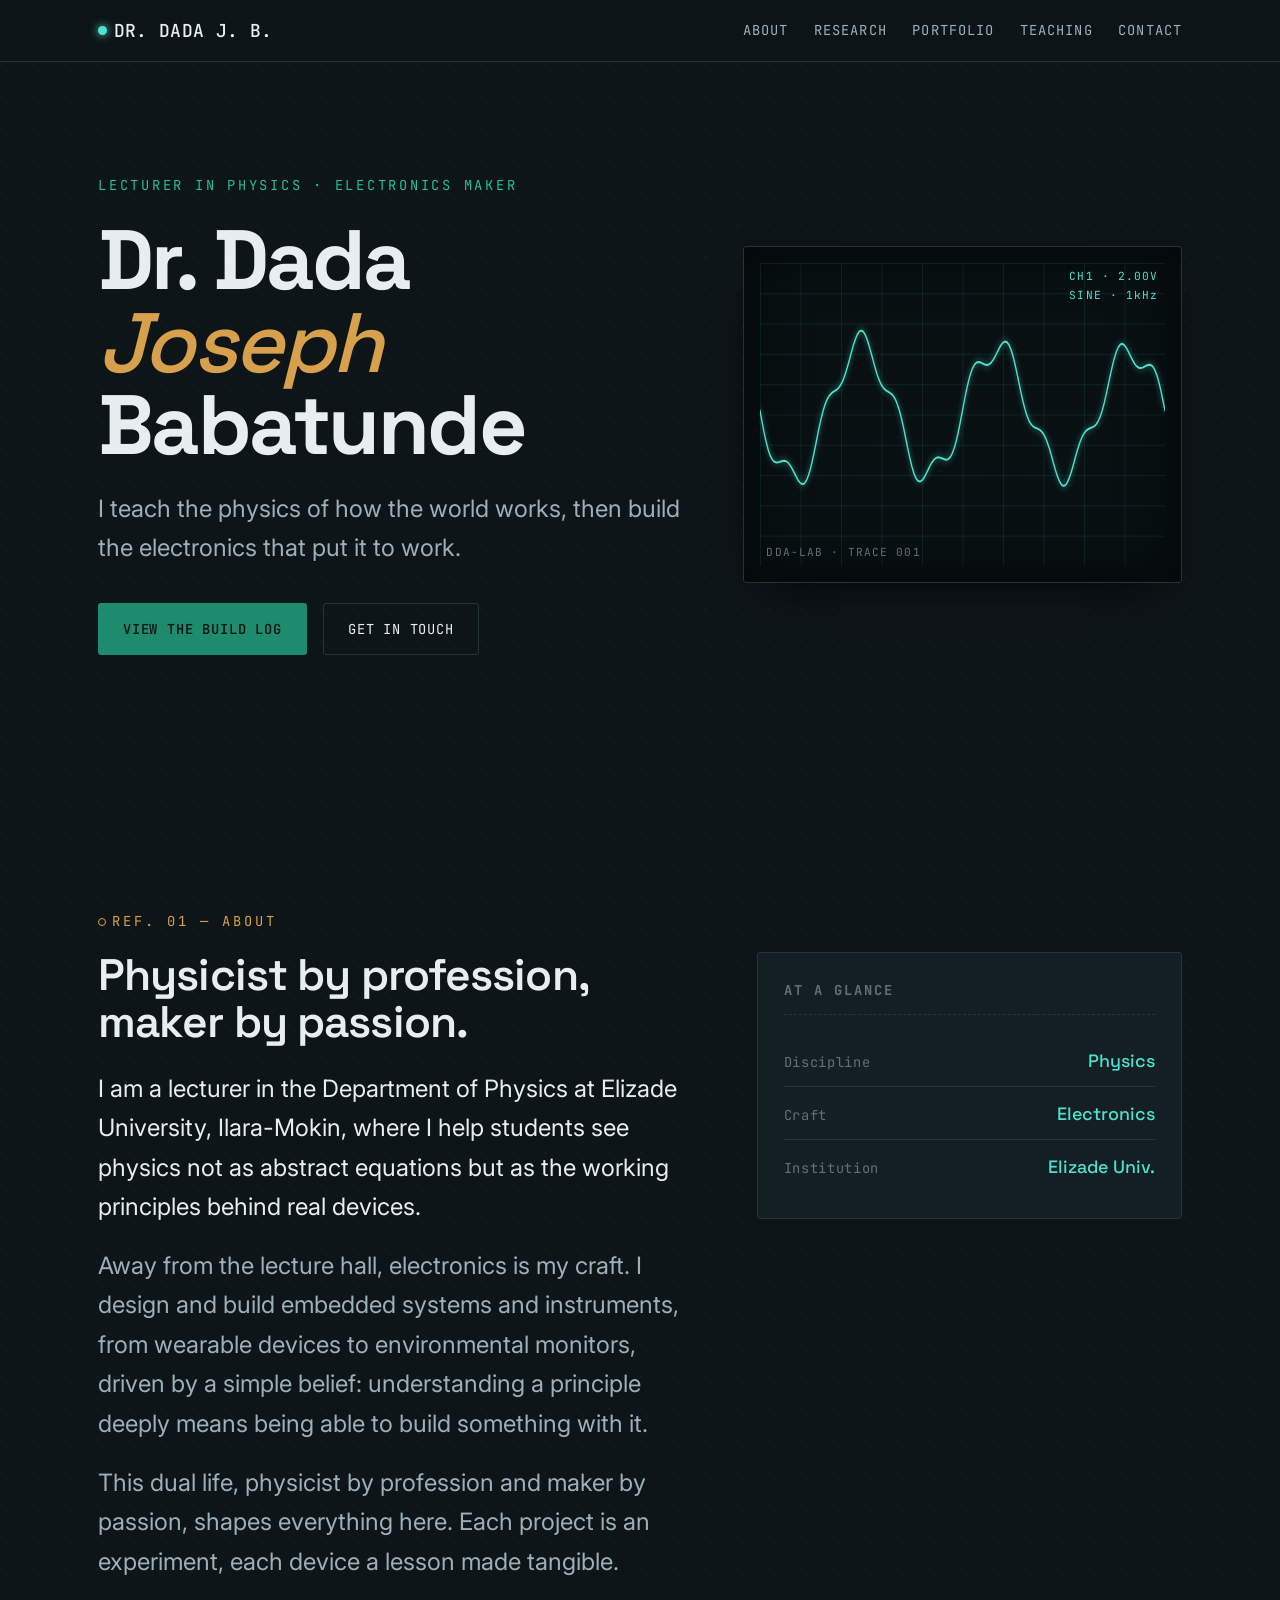
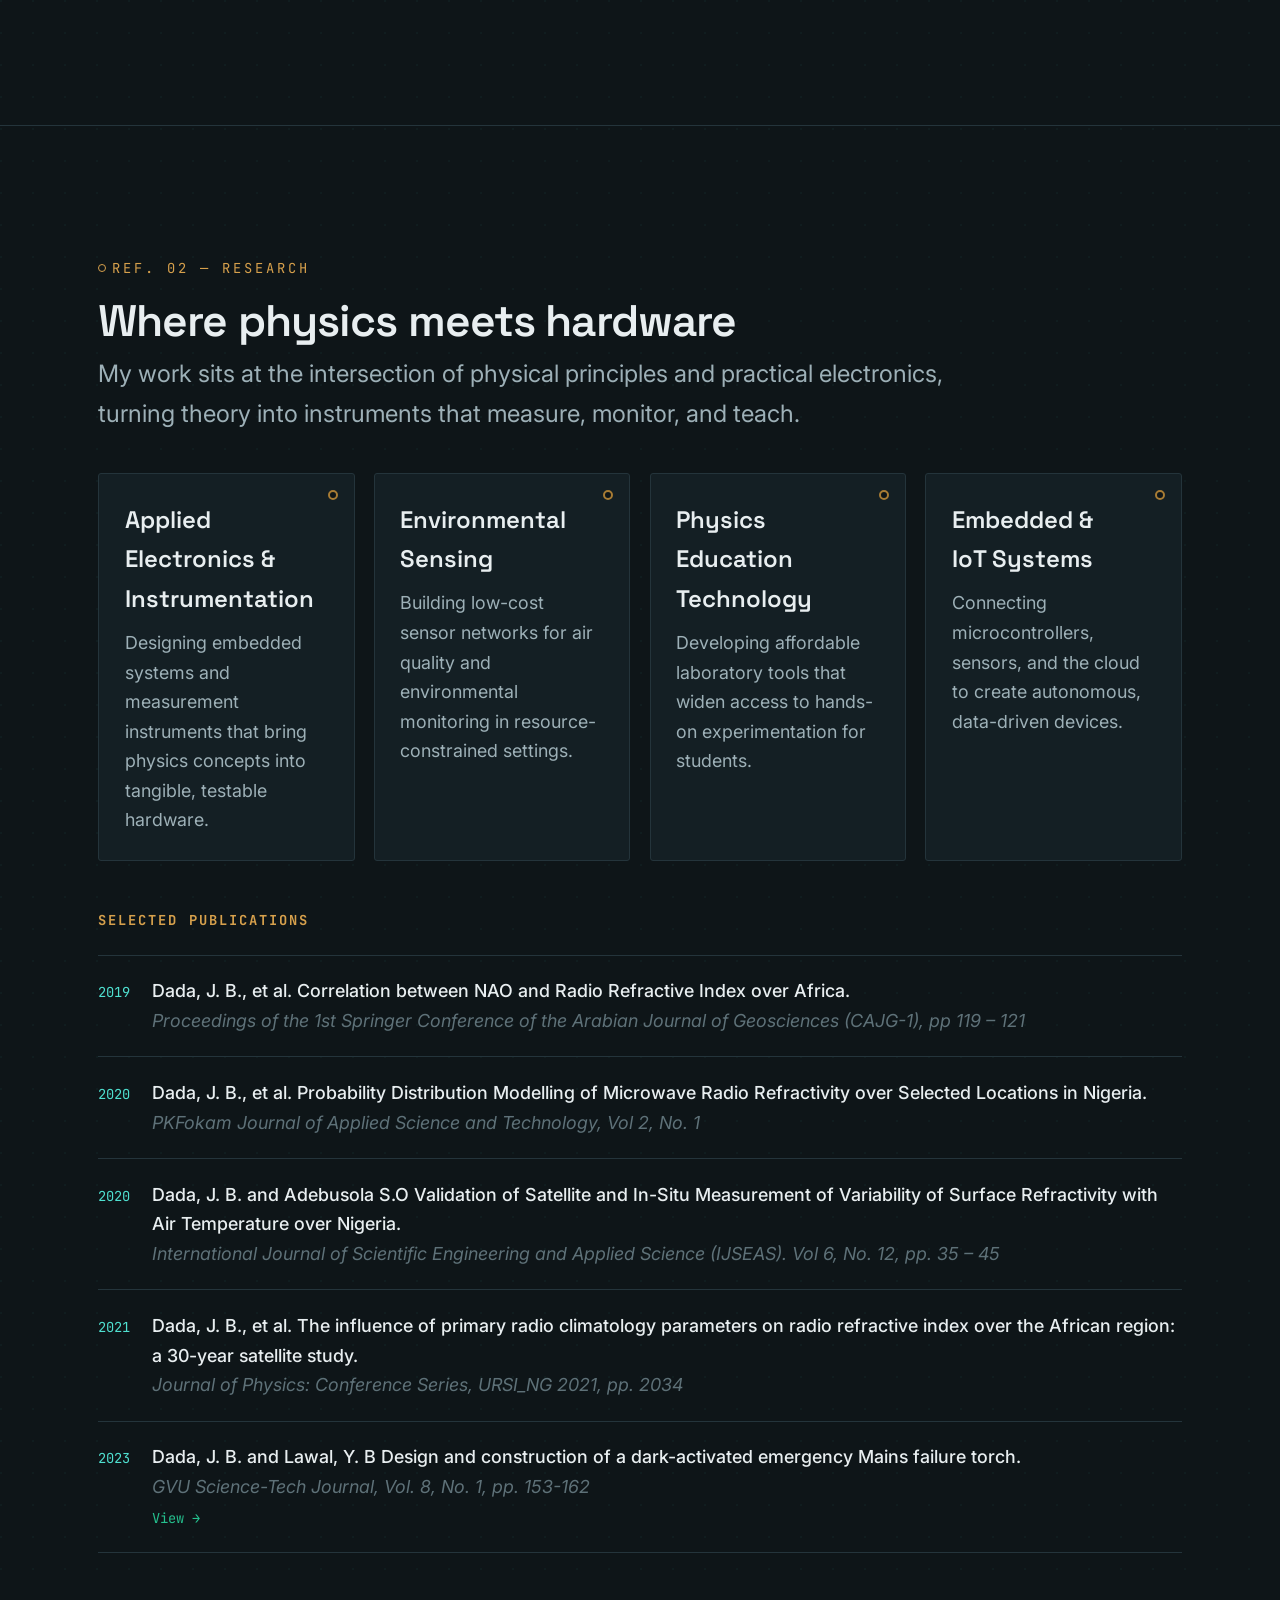
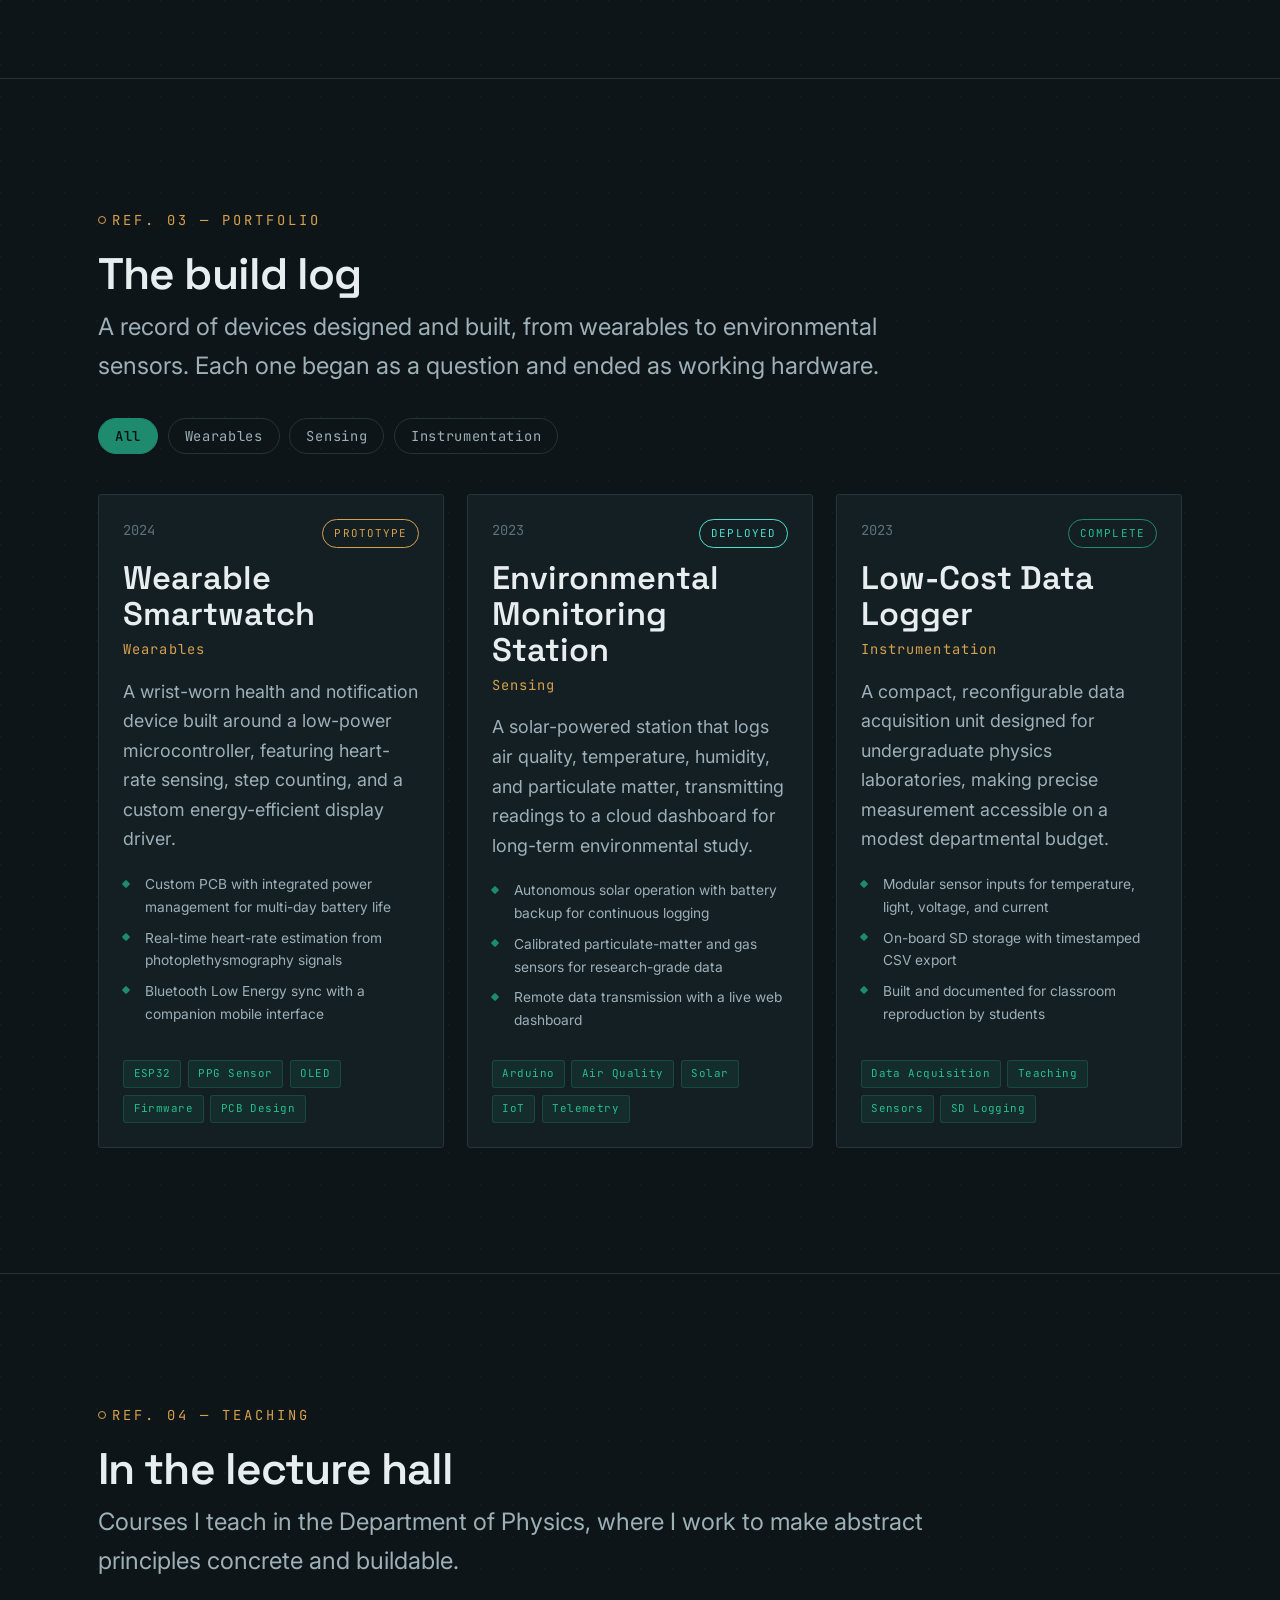
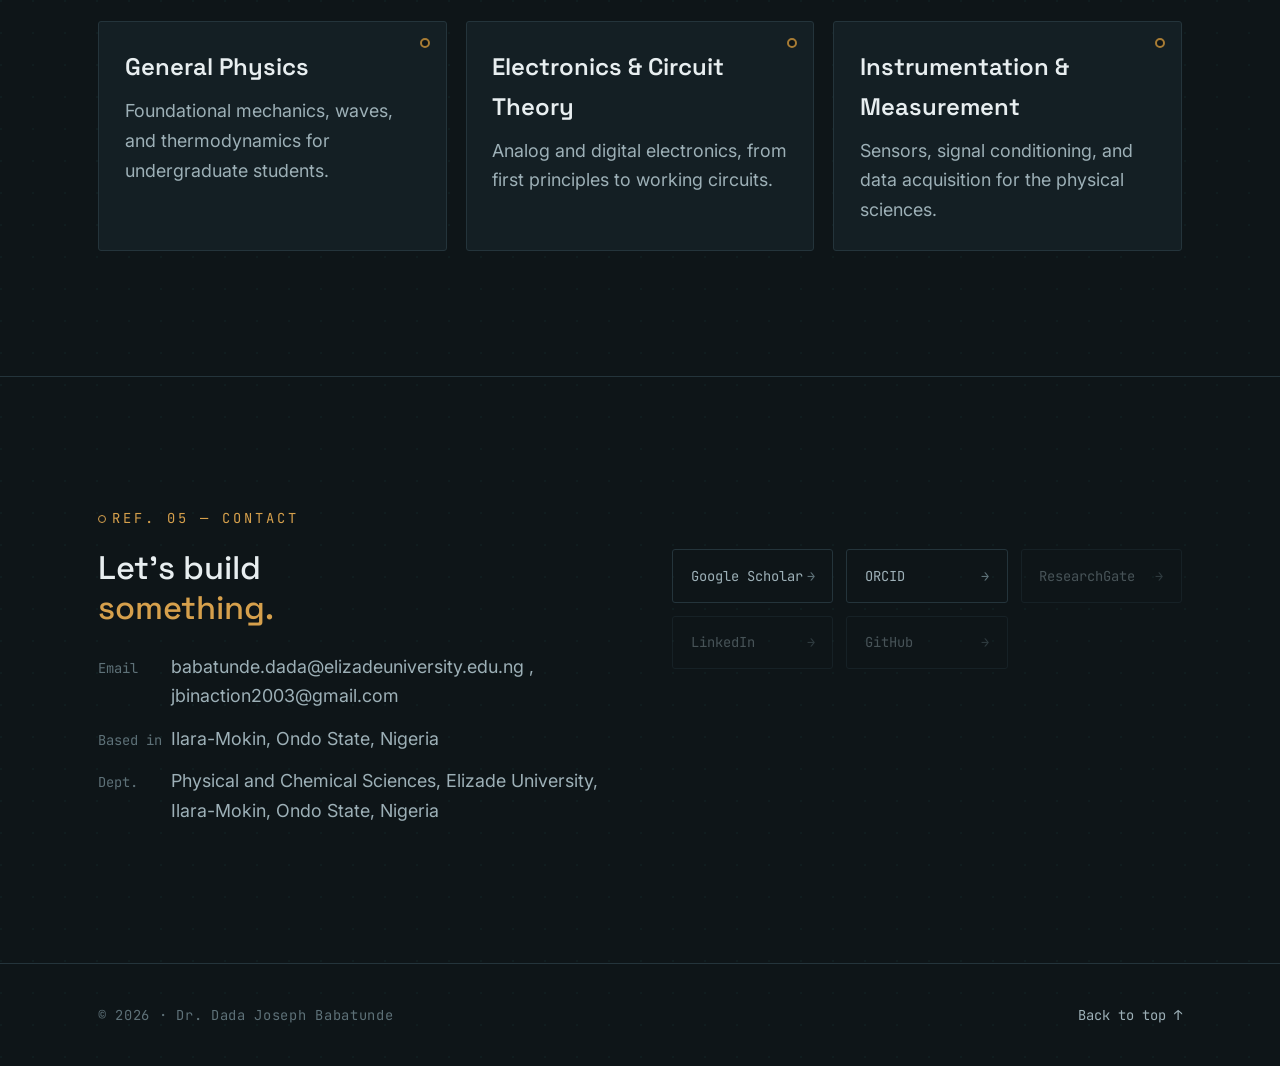
<file: index.html>
<!DOCTYPE html>
<html lang="en">
<head>
  <meta charset="UTF-8" />
  <meta name="viewport" content="width=device-width, initial-scale=1.0" />
  <title>Dr. Dada Joseph Babatunde — Physics &amp; Electronics</title>
  <meta name="description" content="Dr. Dada Joseph Babatunde — lecturer in physics at Elizade University and electronics maker. Research, teaching, and a portfolio of built devices." />

  <!-- Open Graph -->
  <meta property="og:title" content="Dr. Dada Joseph Babatunde — Physics & Electronics" />
  <meta property="og:description" content="Physicist by profession, electronics maker by passion. Wearables, environmental monitors, and instrumentation." />
  <meta property="og:type" content="website" />

  <!-- Fonts -->
  <link rel="preconnect" href="https://fonts.googleapis.com" />
  <link rel="preconnect" href="https://fonts.gstatic.com" crossorigin />
  <link href="https://fonts.googleapis.com/css2?family=Space+Grotesk:wght@400;500;600;700&family=Inter:wght@400;500;600&family=JetBrains+Mono:wght@400;500&display=swap" rel="stylesheet" />

  <link rel="stylesheet" href="css/style.css" />
</head>
<body>

  <!-- ============ NAV ============ -->
  <header class="nav">
    <div class="wrap nav-inner">
      <a class="brand" href="#top"><span class="dot" aria-hidden="true"></span>DR. DADA J. B.</a>
      <button class="nav-toggle" aria-label="Toggle menu" aria-expanded="false">
        <svg width="26" height="26" viewBox="0 0 24 24" fill="none" stroke="currentColor" stroke-width="2"><line x1="3" y1="7" x2="21" y2="7"/><line x1="3" y1="12" x2="21" y2="12"/><line x1="3" y1="17" x2="21" y2="17"/></svg>
      </button>
      <nav class="nav-links" aria-label="Primary">
        <a href="#about">About</a>
        <a href="#research">Research</a>
        <a href="#portfolio">Portfolio</a>
        <a href="#teaching">Teaching</a>
        <a href="#contact">Contact</a>
      </nav>
    </div>
  </header>

  <main id="top">

    <!-- ============ HERO ============ -->
    <section class="hero wrap">
      <div class="hero-grid">
        <div class="hero-copy">
          <p class="hero-eyebrow" data-bind="role">Lecturer in Physics · Electronics Maker</p>
          <h1>Dr. Dada <span class="accent">Joseph</span> Babatunde</h1>
          <p class="hero-tag" data-bind="tagline">I teach the physics of how the world works, then build the electronics that put it to work.</p>
          <div class="hero-cta">
            <a class="btn btn-primary" href="#portfolio">View the build log</a>
            <a class="btn btn-ghost" href="#contact">Get in touch</a>
          </div>
        </div>

        <!-- Signature element: oscilloscope -->
        <div class="scope" role="img" aria-label="Oscilloscope tracing a damped waveform">
          <div class="scope-readout">CH1 · 2.00V<br/>SINE · 1kHz</div>
          <svg viewBox="0 0 600 300" preserveAspectRatio="none">
            <path class="wave-path" d="" />
          </svg>
          <div class="scope-label">DDA-LAB · TRACE 001</div>
        </div>
      </div>
    </section>

    <!-- ============ ABOUT ============ -->
    <section class="section" id="about">
      <div class="wrap">
        <p class="ref reveal">Ref. 01 — About</p>
        <div class="about-grid">
          <div class="about-body reveal">
            <h2 class="section-title">Physicist by profession,<br/>maker by passion.</h2>
            <div data-bind="about" style="margin-top:1.5rem">
              <!-- filled from profile.json -->
            </div>
          </div>
          <aside class="spec-card reveal">
            <h3>At a glance</h3>
            <div data-bind="stats">
              <!-- filled from profile.json -->
            </div>
          </aside>
        </div>
      </div>
    </section>

    <!-- ============ RESEARCH ============ -->
    <section class="section" id="research">
      <div class="wrap">
        <p class="ref reveal">Ref. 02 — Research</p>
        <h2 class="section-title reveal">Where physics meets hardware</h2>
        <p class="section-intro reveal">My work sits at the intersection of physical principles and practical electronics, turning theory into instruments that measure, monitor, and teach.</p>

        <div class="interest-grid reveal" data-bind="interests">
          <!-- filled from research.json -->
        </div>

        <div class="pub-list reveal">
          <h3>Selected Publications</h3>
          <div data-bind="publications">
            <!-- filled from research.json -->
          </div>
        </div>
      </div>
    </section>

    <!-- ============ PORTFOLIO ============ -->
    <section class="section" id="portfolio">
      <div class="wrap">
        <p class="ref reveal">Ref. 03 — Portfolio</p>
        <h2 class="section-title reveal">The build log</h2>
        <p class="section-intro reveal">A record of devices designed and built, from wearables to environmental sensors. Each one began as a question and ended as working hardware.</p>

        <div class="filters reveal" data-bind="filters" role="group" aria-label="Filter projects by category">
          <!-- filter buttons injected here -->
        </div>

        <div class="project-grid reveal" data-bind="projects">
          <!-- project cards injected from projects.json -->
        </div>
      </div>
    </section>

    <!-- ============ TEACHING ============ -->
    <section class="section" id="teaching">
      <div class="wrap">
        <p class="ref reveal">Ref. 04 — Teaching</p>
        <h2 class="section-title reveal">In the lecture hall</h2>
        <p class="section-intro reveal">Courses I teach in the Department of Physics, where I work to make abstract principles concrete and buildable.</p>
        <div class="interest-grid reveal" data-bind="teaching" style="margin-top:2.5rem">
          <!-- filled from profile.json -->
        </div>
      </div>
    </section>

    <!-- ============ CONTACT ============ -->
    <section class="section" id="contact">
      <div class="wrap">
        <p class="ref reveal">Ref. 05 — Contact</p>
        <div class="contact-grid">
          <div class="reveal">
            <p class="contact-lead">Let's build<br/><span class="accent">something.</span></p>
            <div class="contact-detail">
              <span class="k">Email</span>
              <a data-bind="email" href="#">your.email@elizadeuniversity.edu.ng</a>
            </div>
            <div class="contact-detail">
              <span class="k">Based in</span>
              <span data-bind="location">Ilara-Mokin, Ondo State, Nigeria</span>
            </div>
            <div class="contact-detail">
              <span class="k">Dept.</span>
              <span data-bind="institution">Elizade University</span>
            </div>
          </div>
          <div class="reveal">
            <div class="link-grid" data-bind="links">
              <!-- link chips from profile.json -->
            </div>
          </div>
        </div>
      </div>
    </section>

  </main>

  <!-- ============ FOOTER ============ -->
  <footer class="footer">
    <div class="wrap footer-inner">
      <p>&copy; <span data-bind="year">2025</span> · <span data-bind="footer-name">Dr. Dada Joseph Babatunde</span></p>
      <a class="top-link" href="#top">Back to top &uarr;</a>
    </div>
  </footer>

  <script src="js/main.js"></script>
</body>
</html>
</file>
<file: css/style.css>
/* ============================================================
   Dr. Dada Joseph Babatunde — personal site
   Design: "Instrument Panel" — PCB graphite, solder-mask teal,
   copper trace gold, phosphor-cyan live signal.
   ============================================================ */

/* ---- Design tokens ---- */
:root {
  /* Palette */
  --pcb:        #0E1518;   /* deep graphite substrate (bg) */
  --pcb-raised: #141F24;   /* raised panel */
  --pcb-line:   #24343B;   /* trace / hairline */
  --mask:       #1E8A6E;   /* solder-mask teal-green */
  --mask-bright:#25C08E;   /* brighter mask for hovers */
  --copper:     #D6A04C;   /* copper / gold trace accent */
  --copper-dim: #A87C34;
  --phosphor:   #4FE0D0;   /* phosphor cyan — the live signal */
  --ink:        #E8EEF0;   /* primary text */
  --ink-soft:   #9DB0B7;   /* secondary text */
  --ink-faint:  #5E7178;   /* captions, silkscreen labels */
  --danger:     #E0664F;

  /* Type */
  --display: "Space Grotesk", system-ui, sans-serif;
  --body:    "Inter", system-ui, sans-serif;
  --mono:    "JetBrains Mono", "SFMono-Regular", monospace;

  /* Scale */
  --step--1: clamp(0.78rem, 0.75rem + 0.14vw, 0.86rem);
  --step-0:  clamp(1rem, 0.96rem + 0.2vw, 1.12rem);
  --step-1:  clamp(1.25rem, 1.16rem + 0.42vw, 1.5rem);
  --step-2:  clamp(1.56rem, 1.4rem + 0.8vw, 2.1rem);
  --step-3:  clamp(1.95rem, 1.68rem + 1.35vw, 3rem);
  --step-4:  clamp(2.44rem, 1.99rem + 2.24vw, 4.2rem);
  --step-5:  clamp(3.05rem, 2.3rem + 3.7vw, 5.8rem);

  /* Space */
  --gap: clamp(1rem, 0.8rem + 1vw, 1.5rem);
  --section-y: clamp(4rem, 3rem + 6vw, 8rem);
  --maxw: 1180px;
  --radius: 3px;
}

/* ---- Reset ---- */
*, *::before, *::after { box-sizing: border-box; margin: 0; padding: 0; }
html { scroll-behavior: smooth; -webkit-text-size-adjust: 100%; }
body {
  font-family: var(--body);
  font-size: var(--step-0);
  line-height: 1.65;
  color: var(--ink);
  background: var(--pcb);
  background-image:
    radial-gradient(circle at 1px 1px, rgba(79,224,208,0.04) 1px, transparent 0);
  background-size: 32px 32px;
  overflow-x: hidden;
}
img { max-width: 100%; display: block; }
a { color: inherit; text-decoration: none; }
ul { list-style: none; }

/* ---- Layout helpers ---- */
.wrap { width: 100%; max-width: var(--maxw); margin-inline: auto; padding-inline: clamp(1.2rem, 5vw, 3rem); }
.section { padding-block: var(--section-y); position: relative; }
.section + .section { border-top: 1px solid var(--pcb-line); }

/* Silkscreen-style section label (component reference) */
.ref {
  font-family: var(--mono);
  font-size: var(--step--1);
  letter-spacing: 0.22em;
  text-transform: uppercase;
  color: var(--copper);
  display: inline-flex;
  align-items: center;
  gap: 0.7ch;
  margin-bottom: 1.2rem;
}
.ref::before {
  content: "";
  width: 8px; height: 8px;
  border-radius: 50%;
  border: 1.5px solid var(--copper);
  background: transparent;
  flex: none;
}

.section-title {
  font-family: var(--display);
  font-weight: 600;
  font-size: var(--step-3);
  line-height: 1.05;
  letter-spacing: -0.02em;
  margin-bottom: 0.6rem;
}
.section-intro {
  color: var(--ink-soft);
  max-width: 58ch;
  font-size: var(--step-1);
}

/* ============================================================
   NAV
   ============================================================ */
.nav {
  position: sticky; top: 0; z-index: 50;
  backdrop-filter: blur(10px);
  background: rgba(14,21,24,0.8);
  border-bottom: 1px solid var(--pcb-line);
}
.nav-inner {
  display: flex; align-items: center; justify-content: space-between;
  padding-block: 0.9rem;
}
.brand {
  font-family: var(--mono);
  font-weight: 500;
  font-size: var(--step-0);
  letter-spacing: 0.02em;
  display: flex; align-items: center; gap: 0.6ch;
}
.brand .dot {
  width: 9px; height: 9px; border-radius: 50%;
  background: var(--phosphor);
  box-shadow: 0 0 8px var(--phosphor);
  animation: pulse 2.4s ease-in-out infinite;
}
@keyframes pulse { 0%,100%{opacity:1} 50%{opacity:0.35} }

.nav-links { display: flex; gap: 1.6rem; }
.nav-links a {
  font-family: var(--mono);
  font-size: var(--step--1);
  letter-spacing: 0.08em;
  text-transform: uppercase;
  color: var(--ink-soft);
  transition: color 0.2s;
  position: relative;
  padding-block: 0.3rem;
}
.nav-links a:hover, .nav-links a:focus-visible { color: var(--phosphor); }
.nav-toggle { display: none; background: none; border: 0; color: var(--ink); cursor: pointer; padding: 0.4rem; }

/* ============================================================
   HERO — oscilloscope
   ============================================================ */
.hero { position: relative; padding-block: clamp(3rem, 2rem + 8vw, 7rem) var(--section-y); overflow: hidden; }
.hero-grid {
  display: grid;
  grid-template-columns: 1.15fr 0.85fr;
  gap: clamp(2rem, 4vw, 4rem);
  align-items: center;
}
.hero-eyebrow {
  font-family: var(--mono);
  font-size: var(--step--1);
  letter-spacing: 0.2em;
  text-transform: uppercase;
  color: var(--mask-bright);
  margin-bottom: 1.4rem;
}
.hero h1 {
  font-family: var(--display);
  font-weight: 700;
  font-size: var(--step-5);
  line-height: 0.98;
  letter-spacing: -0.03em;
  margin-bottom: 1.4rem;
}
.hero h1 .accent {
  color: var(--copper);
  font-style: italic;
  font-weight: 500;
}
.hero-tag {
  font-size: var(--step-1);
  color: var(--ink-soft);
  max-width: 46ch;
  margin-bottom: 2.2rem;
}
.hero-cta { display: flex; gap: 1rem; flex-wrap: wrap; }

.btn {
  font-family: var(--mono);
  font-size: var(--step--1);
  letter-spacing: 0.06em;
  text-transform: uppercase;
  padding: 0.85rem 1.5rem;
  border-radius: var(--radius);
  border: 1px solid transparent;
  cursor: pointer;
  transition: transform 0.15s, background 0.2s, border-color 0.2s, color 0.2s;
  display: inline-flex; align-items: center; gap: 0.7ch;
}
.btn-primary { background: var(--mask); color: #04120D; font-weight: 500; }
.btn-primary:hover { background: var(--mask-bright); transform: translateY(-2px); }
.btn-ghost { border-color: var(--pcb-line); color: var(--ink); }
.btn-ghost:hover { border-color: var(--copper); color: var(--copper); transform: translateY(-2px); }

/* Oscilloscope panel */
.scope {
  position: relative;
  aspect-ratio: 4 / 3;
  background: #081012;
  border: 1px solid var(--pcb-line);
  border-radius: var(--radius);
  padding: 1rem;
  box-shadow: inset 0 0 60px rgba(0,0,0,0.6), 0 20px 50px -20px rgba(0,0,0,0.8);
}
.scope::before {
  /* graticule */
  content: "";
  position: absolute; inset: 1rem;
  background-image:
    linear-gradient(rgba(79,224,208,0.09) 1px, transparent 1px),
    linear-gradient(90deg, rgba(79,224,208,0.09) 1px, transparent 1px);
  background-size: 10% 10%;
  pointer-events: none;
}
.scope svg { position: relative; width: 100%; height: 100%; }
.scope-label {
  position: absolute; bottom: 1.3rem; left: 1.4rem;
  font-family: var(--mono); font-size: 0.7rem;
  color: var(--ink-faint); letter-spacing: 0.1em;
}
.scope-readout {
  position: absolute; top: 1.3rem; right: 1.4rem;
  font-family: var(--mono); font-size: 0.7rem;
  color: var(--phosphor); letter-spacing: 0.1em; text-align: right;
}

.wave-path {
  fill: none;
  stroke: var(--phosphor);
  stroke-width: 2;
  filter: drop-shadow(0 0 4px rgba(79,224,208,0.7));
  stroke-linecap: round;
}

/* ============================================================
   ABOUT
   ============================================================ */
.about-grid { display: grid; grid-template-columns: 1.4fr 1fr; gap: clamp(2rem, 5vw, 4.5rem); align-items: start; }
.about-body p { margin-bottom: 1.2rem; color: var(--ink-soft); font-size: var(--step-1); }
.about-body p:first-child { color: var(--ink); }

.spec-card {
  background: var(--pcb-raised);
  border: 1px solid var(--pcb-line);
  border-radius: var(--radius);
  padding: 1.6rem;
}
.spec-card h3 {
  font-family: var(--mono); font-size: var(--step--1);
  letter-spacing: 0.15em; text-transform: uppercase;
  color: var(--ink-faint); margin-bottom: 1.2rem;
  padding-bottom: 0.8rem; border-bottom: 1px dashed var(--pcb-line);
}
.spec-row { display: flex; justify-content: space-between; align-items: baseline; padding-block: 0.7rem; gap: 1rem; }
.spec-row + .spec-row { border-top: 1px solid var(--pcb-line); }
.spec-row .k { font-family: var(--mono); font-size: var(--step--1); color: var(--ink-faint); letter-spacing: 0.05em; }
.spec-row .v { font-family: var(--display); font-weight: 500; color: var(--phosphor); text-align: right; }

/* ============================================================
   RESEARCH
   ============================================================ */
.interest-grid {
  display: grid;
  grid-template-columns: repeat(auto-fit, minmax(240px, 1fr));
  gap: 1.2rem;
  margin-top: 2.5rem;
}
.interest {
  background: var(--pcb-raised);
  border: 1px solid var(--pcb-line);
  border-radius: var(--radius);
  padding: 1.6rem;
  position: relative;
  transition: border-color 0.25s, transform 0.25s;
}
.interest::before {
  /* via dot in corner */
  content: ""; position: absolute; top: 1rem; right: 1rem;
  width: 10px; height: 10px; border-radius: 50%;
  border: 2px solid var(--copper-dim); background: var(--pcb);
}
.interest:hover { border-color: var(--mask); transform: translateY(-3px); }
.interest h3 { font-family: var(--display); font-weight: 600; font-size: var(--step-1); margin-bottom: 0.6rem; padding-right: 1.5rem; }
.interest p { color: var(--ink-soft); font-size: var(--step-0); }

.pub-list { margin-top: 3rem; }
.pub-list h3 {
  font-family: var(--mono); font-size: var(--step--1);
  letter-spacing: 0.15em; text-transform: uppercase; color: var(--copper);
  margin-bottom: 1.4rem;
}
.pub {
  display: grid; grid-template-columns: auto 1fr; gap: 1.4rem;
  padding-block: 1.3rem; border-top: 1px solid var(--pcb-line);
  align-items: baseline;
}
.pub:last-child { border-bottom: 1px solid var(--pcb-line); }
.pub .yr { font-family: var(--mono); color: var(--phosphor); font-size: var(--step--1); }
.pub .cite .t { font-weight: 500; color: var(--ink); }
.pub .cite .m { color: var(--ink-faint); font-size: var(--step-0); font-style: italic; }
.pub .cite a { color: var(--mask-bright); font-family: var(--mono); font-size: var(--step--1); }

/* ============================================================
   PORTFOLIO
   ============================================================ */
.filters { display: flex; gap: 0.6rem; flex-wrap: wrap; margin-top: 2rem; margin-bottom: 2.5rem; }
.filter-btn {
  font-family: var(--mono); font-size: var(--step--1);
  letter-spacing: 0.05em;
  padding: 0.5rem 1rem; border-radius: 100px;
  border: 1px solid var(--pcb-line); background: transparent;
  color: var(--ink-soft); cursor: pointer; transition: all 0.2s;
}
.filter-btn:hover { border-color: var(--mask); color: var(--ink); }
.filter-btn.active { background: var(--mask); color: #04120D; border-color: var(--mask); font-weight: 500; }

.project-grid { display: grid; grid-template-columns: repeat(auto-fill, minmax(320px, 1fr)); gap: 1.4rem; }
.project {
  background: var(--pcb-raised);
  border: 1px solid var(--pcb-line);
  border-radius: var(--radius);
  overflow: hidden;
  display: flex; flex-direction: column;
  transition: border-color 0.25s, transform 0.25s;
}
.project:hover { border-color: var(--copper); transform: translateY(-4px); }

.project-top {
  padding: 1.5rem 1.5rem 0;
  display: flex; justify-content: space-between; align-items: flex-start; gap: 1rem;
}
.project-status {
  font-family: var(--mono); font-size: 0.68rem; letter-spacing: 0.1em;
  text-transform: uppercase; padding: 0.3rem 0.7rem; border-radius: 100px;
  border: 1px solid var(--mask); color: var(--mask-bright); white-space: nowrap;
}
.project-status[data-s="Deployed"] { border-color: var(--phosphor); color: var(--phosphor); }
.project-status[data-s="Prototype"] { border-color: var(--copper); color: var(--copper); }
.project-year { font-family: var(--mono); font-size: var(--step--1); color: var(--ink-faint); }

.project-body { padding: 0.8rem 1.5rem 1.5rem; display: flex; flex-direction: column; flex: 1; }
.project h3 { font-family: var(--display); font-weight: 600; font-size: var(--step-2); line-height: 1.1; margin-bottom: 0.3rem; }
.project .cat { font-family: var(--mono); font-size: var(--step--1); color: var(--copper); letter-spacing: 0.08em; margin-bottom: 1rem; }
.project .desc { color: var(--ink-soft); font-size: var(--step-0); margin-bottom: 1.2rem; }

.project .hl { margin-bottom: 1.3rem; }
.project .hl li {
  position: relative; padding-left: 1.4rem; margin-bottom: 0.5rem;
  color: var(--ink-soft); font-size: var(--step--1);
}
.project .hl li::before {
  content: ""; position: absolute; left: 0; top: 0.55em;
  width: 6px; height: 6px; background: var(--mask); border-radius: 1px;
  transform: rotate(45deg);
}
.tag-row { display: flex; flex-wrap: wrap; gap: 0.4rem; margin-top: auto; }
.tag {
  font-family: var(--mono); font-size: 0.68rem; letter-spacing: 0.04em;
  padding: 0.25rem 0.6rem; border-radius: var(--radius);
  background: rgba(30,138,110,0.12); color: var(--mask-bright);
  border: 1px solid rgba(30,138,110,0.3);
}
.project-link {
  margin-top: 1.2rem; font-family: var(--mono); font-size: var(--step--1);
  color: var(--phosphor); display: inline-flex; align-items: center; gap: 0.5ch;
}
.project-link:hover { gap: 0.9ch; }

/* ============================================================
   CONTACT
   ============================================================ */
.contact-grid { display: grid; grid-template-columns: 1fr 1fr; gap: clamp(2rem, 5vw, 4rem); align-items: start; }
.contact-lead { font-family: var(--display); font-size: var(--step-2); font-weight: 500; line-height: 1.2; margin-bottom: 1.5rem; }
.contact-lead .accent { color: var(--copper); }
.contact-detail { display: flex; gap: 0.8ch; align-items: baseline; margin-bottom: 0.8rem; color: var(--ink-soft); }
.contact-detail .k { font-family: var(--mono); font-size: var(--step--1); color: var(--ink-faint); min-width: 8ch; }
.contact-detail a:hover { color: var(--phosphor); }

.link-grid { display: grid; grid-template-columns: repeat(auto-fit, minmax(140px, 1fr)); gap: 0.8rem; }
.link-chip {
  display: flex; align-items: center; justify-content: space-between;
  padding: 0.9rem 1.1rem; border: 1px solid var(--pcb-line);
  border-radius: var(--radius); font-family: var(--mono); font-size: var(--step--1);
  color: var(--ink-soft); transition: all 0.2s;
}
.link-chip:hover { border-color: var(--mask); color: var(--phosphor); transform: translateY(-2px); }
.link-chip[aria-disabled="true"] { opacity: 0.4; pointer-events: none; }
.link-chip .arrow { color: var(--ink-faint); }

/* ============================================================
   FOOTER
   ============================================================ */
.footer { border-top: 1px solid var(--pcb-line); padding-block: 2.5rem; }
.footer-inner { display: flex; justify-content: space-between; align-items: center; flex-wrap: wrap; gap: 1rem; }
.footer p { font-family: var(--mono); font-size: var(--step--1); color: var(--ink-faint); letter-spacing: 0.05em; }
.footer .top-link { font-family: var(--mono); font-size: var(--step--1); color: var(--ink-soft); }
.footer .top-link:hover { color: var(--phosphor); }

/* ============================================================
   RESPONSIVE
   ============================================================ */
@media (max-width: 860px) {
  .hero-grid { grid-template-columns: 1fr; }
  .scope { order: -1; max-width: 460px; }
  .about-grid, .contact-grid { grid-template-columns: 1fr; }
  .nav-links {
    position: fixed; inset: 0 0 0 auto; width: min(78vw, 320px);
    flex-direction: column; gap: 0; padding: 5rem 2rem;
    background: var(--pcb-raised); border-left: 1px solid var(--pcb-line);
    transform: translateX(100%); transition: transform 0.3s ease;
  }
  .nav-links.open { transform: translateX(0); }
  .nav-links a { padding-block: 1rem; width: 100%; border-bottom: 1px solid var(--pcb-line); }
  .nav-toggle { display: block; z-index: 60; }
}

@media (prefers-reduced-motion: reduce) {
  * { animation: none !important; transition: none !important; scroll-behavior: auto !important; }
  .wave-path { stroke-dasharray: none !important; stroke-dashoffset: 0 !important; }
}

/* Focus visibility (a11y floor) */
:focus-visible { outline: 2px solid var(--phosphor); outline-offset: 3px; }

/* Reveal-on-scroll */
.reveal { opacity: 0; transform: translateY(20px); transition: opacity 0.6s ease, transform 0.6s ease; }
.reveal.in { opacity: 1; transform: none; }
</file>
